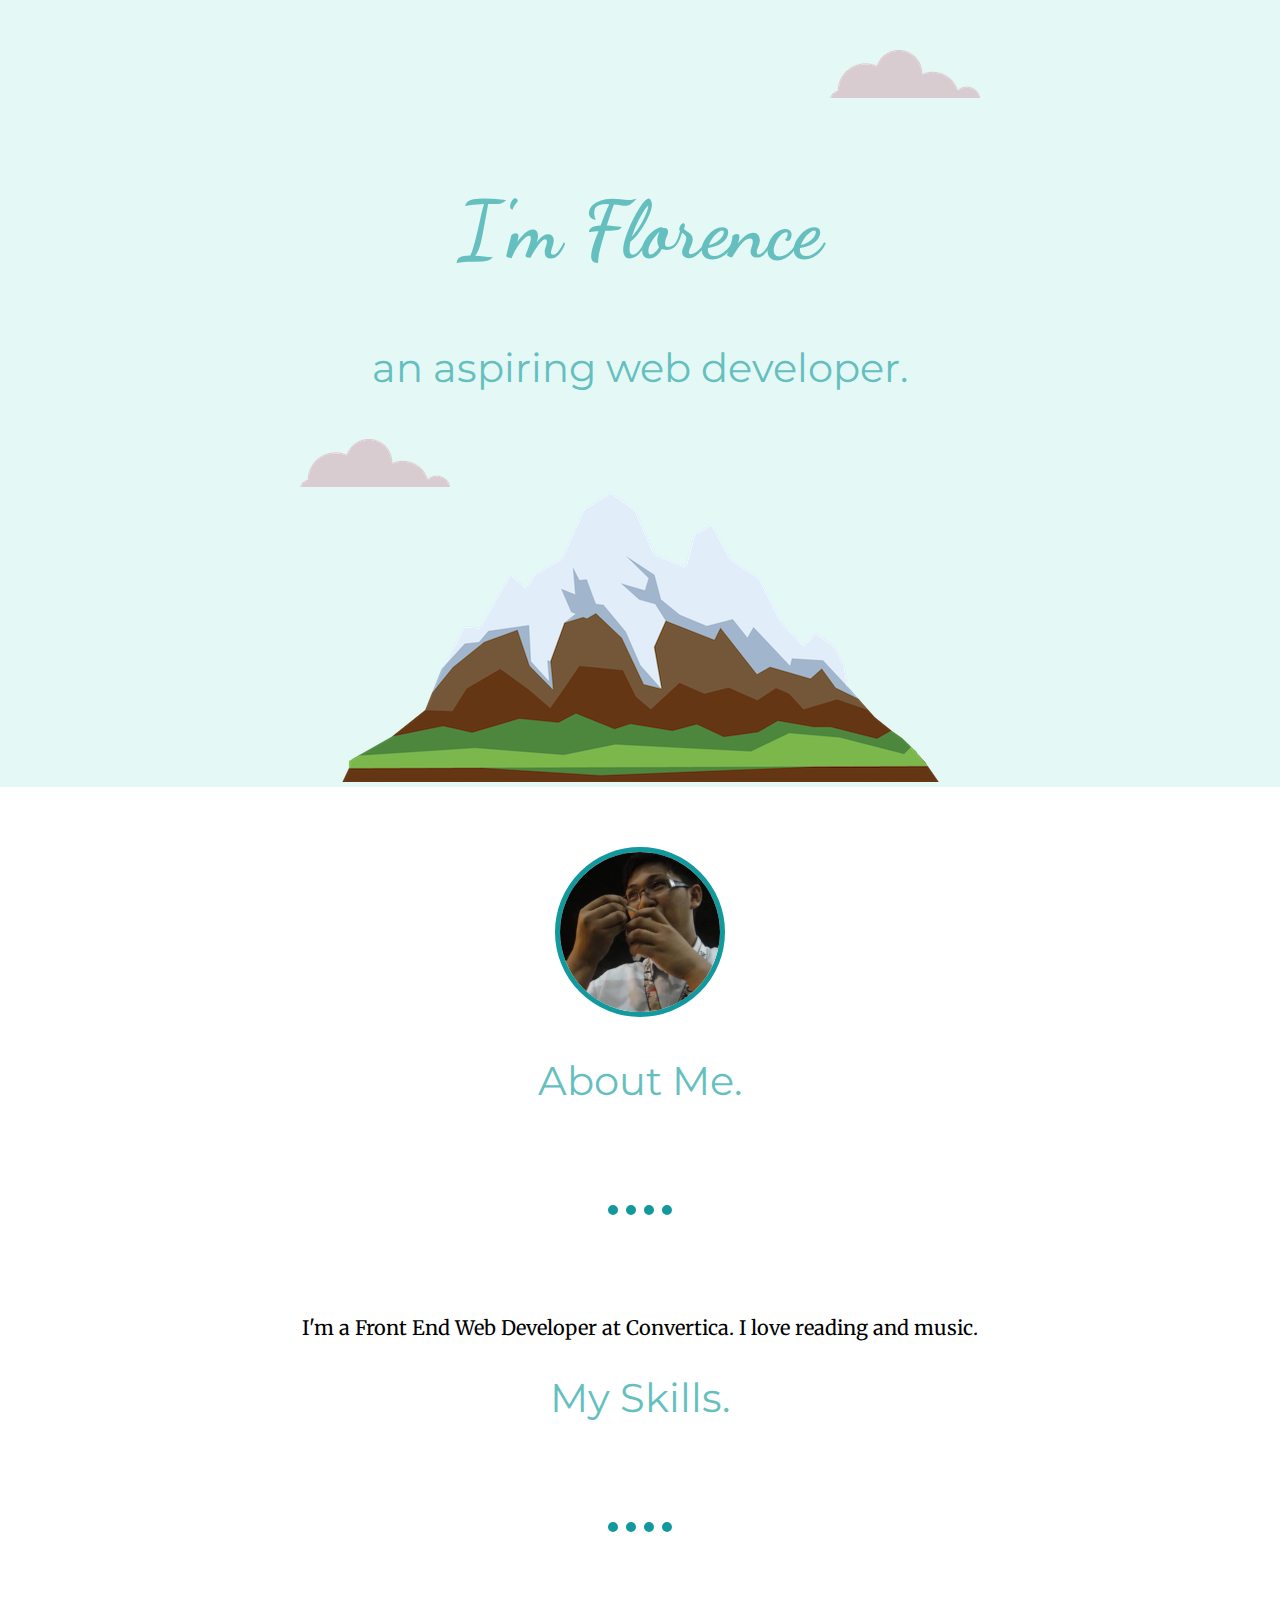
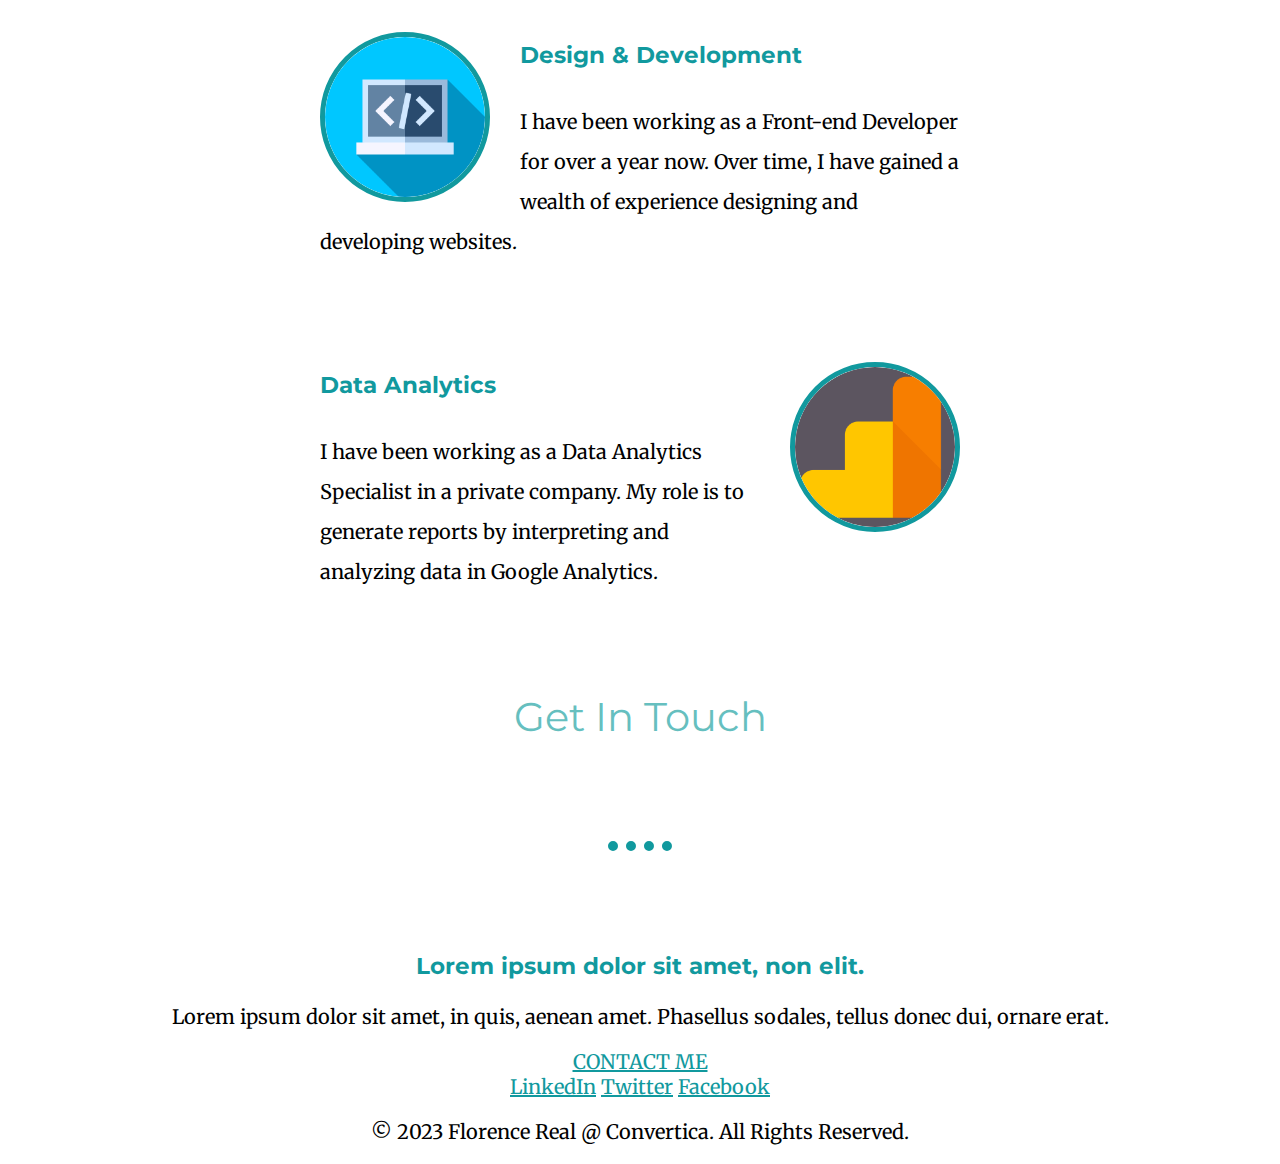
<file: index.html>
<!DOCTYPE html>
<html lang="en" dir="ltr">

<head>
  <meta charset="utf-8">
  <title>Florence Real</title>
  <link rel="stylesheet" href="css\styles.css">
  <link rel="icon" href="favicon (1).ico">
  <link rel="preconnect" href="https://fonts.googleapis.com">
  <link rel="preconnect" href="https://fonts.gstatic.com" crossorigin>
  <link href="https://fonts.googleapis.com/css2?family=Dancing+Script&family=Merriweather&family=Montserrat&family=Sacramento&display=swap" rel="stylesheet">
</head>

<body>
  <div class="top-container">
    <img class="top-cloud" src="images\cloud.png" alt="cloud background">
      <h1>I'm Florence</h1>
      <h2>an aspiring web developer.</h2>
    <img class="bottom-cloud" src="images\cloud.png" alt="cloud background">
    <img class="mountain" src="images\mountain.png" alt="mountain background">
  </div>
  <div class="middle-container">
    <div class="profile">
      <img class="display-photo" src="images\Image.jpg" alt="florence display picture">
      <h2>About Me.</h2>
      <hr>
      <p class="profile-intro">I'm a Front End Web Developer at Convertica. I love reading and music.</p>
    </div>
    <div class="skills">
      <h2>My Skills.</h2>
            <hr>
      <div class="skill-row">
        <img class="skills-img-code" src="images\code.png" alt="code icon">
        <h3>Design & Development</h3>
        <p>I have been working as a Front-end Developer for over a year now. Over time, I have gained a wealth of experience designing and developing websites.</p>
      </div>
      <div class="skill-row">
        <img class="skills-img-analytics" src="images\google-analytics.png" alt="analytics icon">
        <h3>Data Analytics</h3>
        <p>I have been working as a Data Analytics Specialist in a private company. My role is to generate reports by interpreting and analyzing data in Google Analytics.</p>
      </div>
    </div>
    <div class="contact-me">
      <h2>Get In Touch</h2>
            <hr>
      <h3>Lorem ipsum dolor sit amet, non elit.</h3>
      <p>Lorem ipsum dolor sit amet, in quis, aenean amet. Phasellus sodales, tellus donec dui, ornare erat.</p>
      <a class="btn" href="mailto:frenz.real01@gmail.com">CONTACT ME</a>
    </div>
  </div>


  <div class="bottom-container">
    <a class="footer-link" href="https://www.linkedin.com/in/frenzreal">LinkedIn</a>
    <a class="footer-link" href="https://twitter.com/frenzreal">Twitter</a>
    <a class="footer-link" href="https://www.facebook.com/florence.real1">Facebook</a>
    <p class="copyright">© 2023 Florence Real @ Convertica. All Rights Reserved.</p>
  </div>

</body>

</html>
</file>
